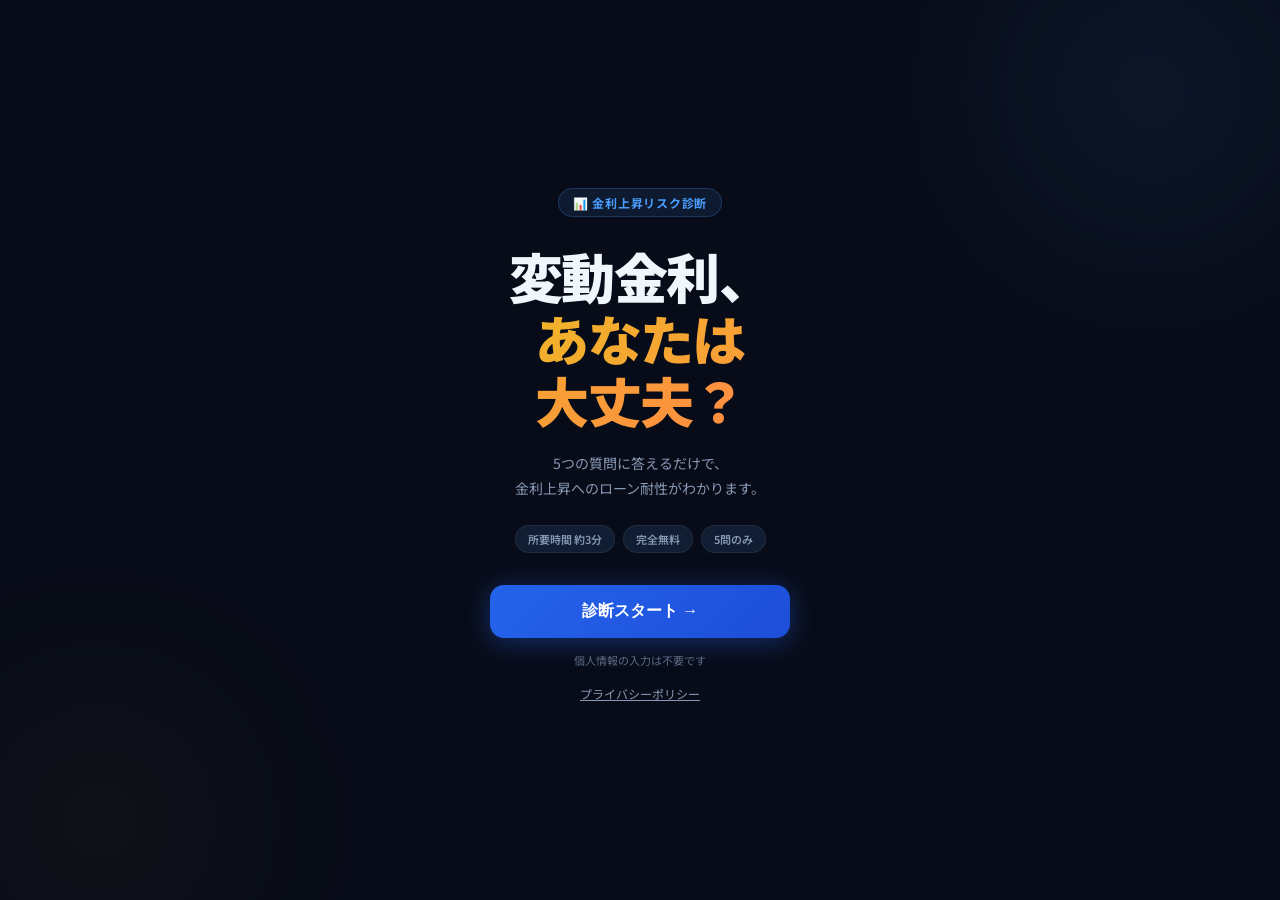
<file: index.html>
<!DOCTYPE html>
<html lang="ja">
<head>
  <meta charset="UTF-8">
  <meta name="viewport" content="width=device-width, initial-scale=1.0, maximum-scale=1.0">
  <title>変動金利耐性チェック｜5問でわかる金利上昇リスク診断</title>
  <meta name="description" content="5つの質問に答えるだけ。変動金利上昇に対するあなたのローン耐性を無料でチェック。">
  <meta property="og:title" content="変動金利耐性チェック｜5問で診断">
  <meta property="og:description" content="金利が上がったとき、あなたのローンは大丈夫？3分で診断。">
  <link rel="preconnect" href="https://fonts.googleapis.com">
  <link href="https://fonts.googleapis.com/css2?family=Noto+Sans+JP:wght@400;500;700;900&family=Inter:wght@700;900&display=swap" rel="stylesheet">
  <link rel="stylesheet" href="style.css">
</head>
<body>
  <div id="screen-intro" class="screen active">
    <div class="orb orb-1"></div>
    <div class="orb orb-2"></div>
    <div class="intro-content">
      <div class="eyebrow">📊 金利上昇リスク診断</div>
      <h1>変動金利、<br><span class="highlight">あなたは<br>大丈夫？</span></h1>
      <p class="sub">5つの質問に答えるだけで、<br>金利上昇へのローン耐性がわかります。</p>
      <div class="tags">
        <span>所要時間 約3分</span>
        <span>完全無料</span>
        <span>5問のみ</span>
      </div>
      <button class="btn-start" onclick="startQuiz()">診断スタート →</button>
      <p class="no-input">個人情報の入力は不要です</p>
      <p class="intro-policy"><a href="privacy.html">プライバシーポリシー</a></p>
    </div>
  </div>

  <div id="screen-quiz" class="screen">
    <div class="quiz-top">
      <div class="prog-bar"><div class="prog-fill" id="prog-fill"></div></div>
      <div class="prog-label"><span id="cur-q">1</span><span class="slash">/</span><span>5</span></div>
    </div>
    <div class="quiz-wrap">
      <div class="q-card" id="q-card">
        <div class="q-num" id="q-num">Q1</div>
        <h2 class="q-text" id="q-text"></h2>
        <div class="opts" id="opts"></div>
        <button class="btn-next" id="btn-next" onclick="nextQuestion()">次へ →</button>
      </div>
    </div>
  </div>

  <div id="screen-result" class="screen">
    <div class="orb orb-1"></div>
    <div class="result-wrap">
      <p class="res-eyebrow">診断結果</p>
      <div class="gauge-outer">
        <svg viewBox="0 0 200 115" class="gauge-svg" aria-hidden="true">
          <path d="M20,100 A80,80 0 0,1 180,100" class="g-track"/>
          <path d="M20,100 A80,80 0 0,1 180,100" class="g-fill" id="g-fill"/>
        </svg>
        <div class="gauge-center">
          <span class="gauge-num" id="gauge-num">0</span>
          <span class="gauge-denom">/15</span>
        </div>
      </div>

      <div class="res-badge" id="res-badge"></div>
      <h2 class="res-title" id="res-title"></h2>
      <p class="res-body" id="res-body"></p>
      <ul class="res-actions" id="res-actions"></ul>
      <div class="cta-stack" id="cta-stack"></div>

      <p class="disclaimer">本診断は一般的な目安を示すものであり、個別の助言・勧誘を目的とするものではありません。</p>
      <div class="result-footer-links">
        <a href="privacy.html">プライバシーポリシー</a>
      </div>
      <button class="btn-retry" onclick="retryQuiz()">もう一度診断する</button>
    </div>
  </div>

  <script src="script.js"></script>
</body>
</html>
</file>
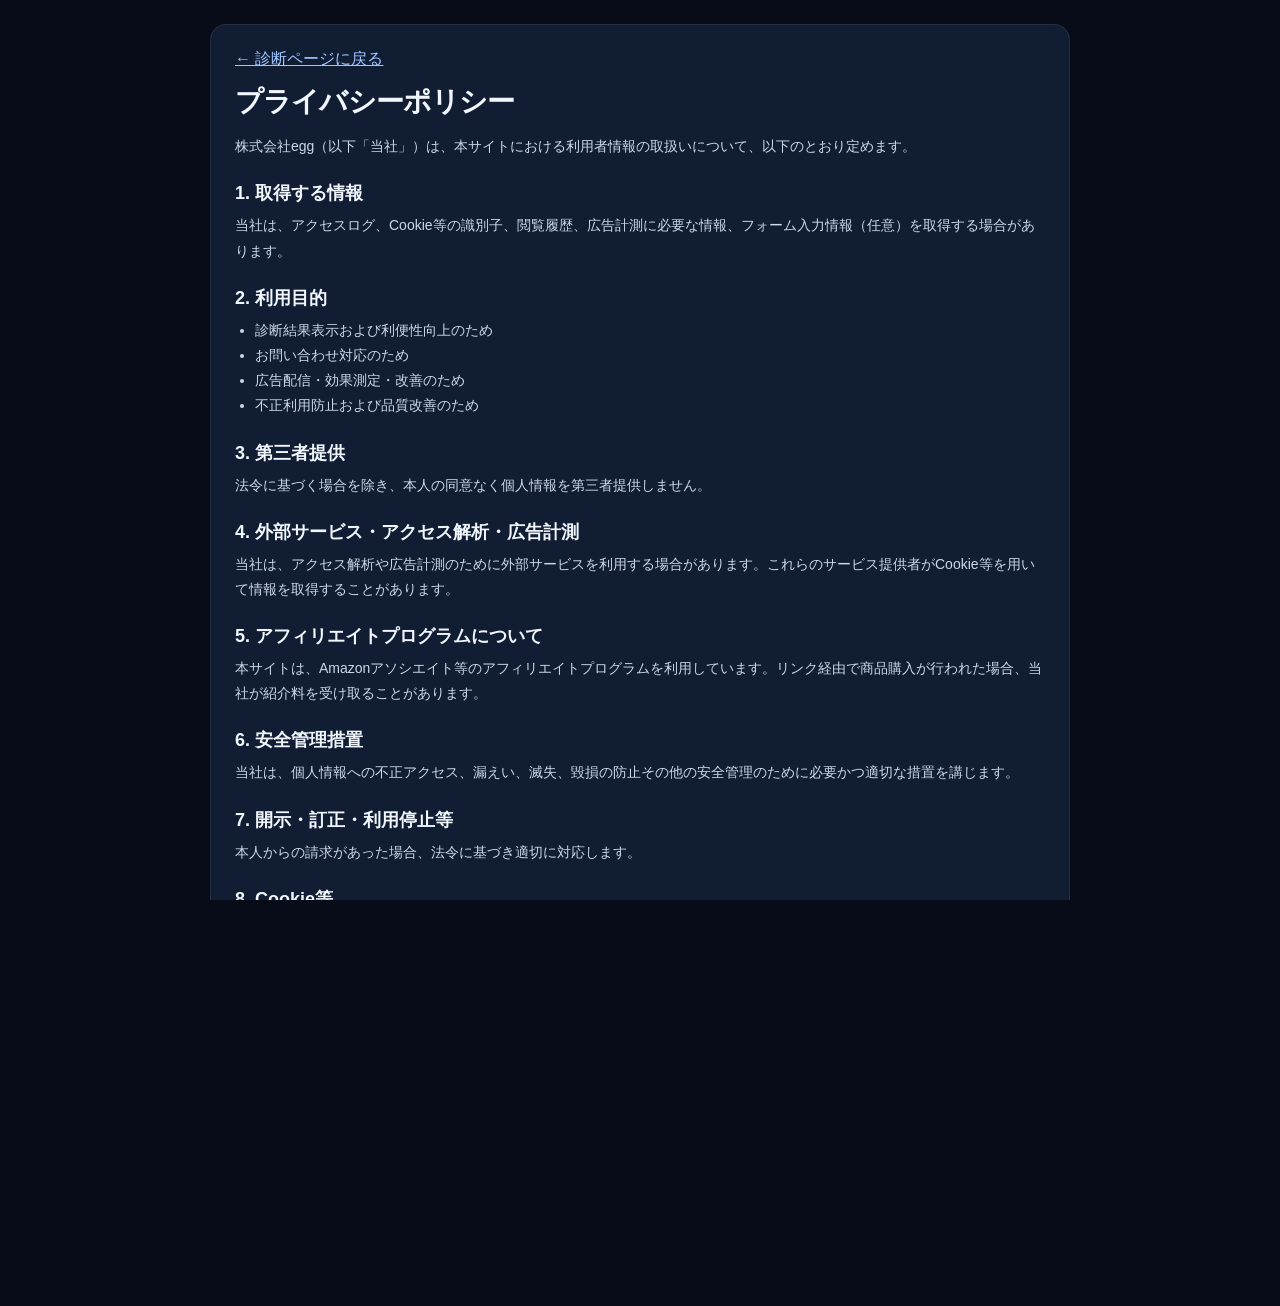
<file: privacy.html>
<!DOCTYPE html>
<html lang="ja">
<head>
  <meta charset="UTF-8">
  <meta name="viewport" content="width=device-width, initial-scale=1.0">
  <title>プライバシーポリシー | 変動金利耐性チェック</title>
  <link rel="stylesheet" href="style.css">
  <style>
    body{overflow:auto;padding:24px;background:#080c18;color:#f0f6fc}
    .policy{max-width:860px;margin:0 auto;background:#111d33;border:1px solid rgba(255,255,255,.08);border-radius:16px;padding:24px}
    .policy h1{font-size:28px;margin-bottom:16px}.policy h2{font-size:18px;margin:22px 0 8px}
    .policy p,.policy li{line-height:1.8;color:#cbd7ea;font-size:14px}.policy ul{padding-left:20px}
    .back{display:inline-block;margin-bottom:16px;color:#9fc6ff}
  </style>
</head>
<body>
  <main class="policy">
    <a href="index.html" class="back">← 診断ページに戻る</a>
    <h1>プライバシーポリシー</h1>
    <p>株式会社egg（以下「当社」）は、本サイトにおける利用者情報の取扱いについて、以下のとおり定めます。</p>

    <h2>1. 取得する情報</h2><p>当社は、アクセスログ、Cookie等の識別子、閲覧履歴、広告計測に必要な情報、フォーム入力情報（任意）を取得する場合があります。</p>
    <h2>2. 利用目的</h2><ul><li>診断結果表示および利便性向上のため</li><li>お問い合わせ対応のため</li><li>広告配信・効果測定・改善のため</li><li>不正利用防止および品質改善のため</li></ul>
    <h2>3. 第三者提供</h2><p>法令に基づく場合を除き、本人の同意なく個人情報を第三者提供しません。</p>
    <h2>4. 外部サービス・アクセス解析・広告計測</h2><p>当社は、アクセス解析や広告計測のために外部サービスを利用する場合があります。これらのサービス提供者がCookie等を用いて情報を取得することがあります。</p>
    <h2>5. アフィリエイトプログラムについて</h2><p>本サイトは、Amazonアソシエイト等のアフィリエイトプログラムを利用しています。リンク経由で商品購入が行われた場合、当社が紹介料を受け取ることがあります。</p>
    <h2>6. 安全管理措置</h2><p>当社は、個人情報への不正アクセス、漏えい、滅失、毀損の防止その他の安全管理のために必要かつ適切な措置を講じます。</p>
    <h2>7. 開示・訂正・利用停止等</h2><p>本人からの請求があった場合、法令に基づき適切に対応します。</p>
    <h2>8. Cookie等</h2><p>ブラウザ設定によりCookieの利用を制限できますが、一部機能が利用できなくなる場合があります。</p>
    <h2>9. 免責</h2><p>外部リンク先での個人情報取扱いについて、当社は責任を負いません。各サービスの方針をご確認ください。</p>
    <h2>10. 改定</h2><p>本ポリシーは必要に応じて改定することがあります。改定後は本ページで公表した時点から適用されます。</p>
    <h2>11. お問い合わせ窓口</h2>
    <p>会社名：株式会社egg<br>代表取締役：前田 拡夢<br>所在地：兵庫県尼崎市竹谷町3丁目89-4<br>Email：info@eggs.email</p>
  </main>
</body>
</html>
</file>
<file: style.css>
*,*::before,*::after{box-sizing:border-box;margin:0;padding:0}
:root{--bg:#080c18;--surface:#0e1525;--card:#111d33;--border:rgba(255,255,255,.07);--blue:#4a9eff;--gold:#f0b429;--t1:#f0f6fc;--t2:#8899b5;--green:#3fb950;--yellow:#f0b429;--red:#f85149;--ease:cubic-bezier(.4,0,.2,1)}
html,body{height:100%;background:var(--bg);color:var(--t1);font-family:'Noto Sans JP',sans-serif;-webkit-font-smoothing:antialiased;overflow:hidden}
.screen{position:fixed;inset:0;display:flex;flex-direction:column;align-items:center;justify-content:center;padding:24px 20px 32px;overflow-y:auto;opacity:0;pointer-events:none;transition:opacity .35s var(--ease),transform .35s var(--ease);transform:translateX(48px)}
.screen.active{opacity:1;pointer-events:all;transform:translateX(0)}.screen.leaving{opacity:0;transform:translateX(-48px);transition:opacity .25s var(--ease),transform .25s var(--ease)}
.orb{position:fixed;border-radius:50%;filter:blur(90px);pointer-events:none;z-index:0;animation:pulse 8s ease-in-out infinite}.orb-1{width:420px;height:420px;background:radial-gradient(circle,rgba(74,158,255,.14),transparent 70%);top:-120px;right:-80px}.orb-2{width:320px;height:320px;background:radial-gradient(circle,rgba(240,180,41,.09),transparent 70%);bottom:-80px;left:-60px;animation-delay:-4s}
@keyframes pulse{0%,100%{transform:scale(1);opacity:1}50%{transform:scale(1.08);opacity:.8}}
.intro-content,.result-wrap{position:relative;z-index:1;max-width:440px;width:100%;text-align:center}
.eyebrow{display:inline-flex;background:rgba(74,158,255,.1);border:1px solid rgba(74,158,255,.22);color:var(--blue);font-size:12px;font-weight:700;letter-spacing:.06em;padding:5px 14px;border-radius:999px;margin-bottom:28px}
h1{font-size:clamp(36px,9vw,54px);font-weight:900;line-height:1.15;letter-spacing:-.03em;margin-bottom:20px}.highlight{background:linear-gradient(135deg,var(--gold),#ff8c42);-webkit-background-clip:text;-webkit-text-fill-color:transparent}.sub{color:var(--t2);font-size:14px;line-height:1.8;margin-bottom:24px}
.tags{display:flex;gap:8px;justify-content:center;flex-wrap:wrap;margin-bottom:32px}.tags span{background:var(--card);border:1px solid var(--border);color:var(--t2);font-size:11px;font-weight:600;padding:5px 12px;border-radius:999px}
.btn-start{display:block;width:100%;max-width:300px;margin:0 auto;padding:16px 32px;background:linear-gradient(135deg,#2563eb,#1d4ed8);color:#fff;font-size:16px;font-weight:700;border:none;border-radius:14px;cursor:pointer;box-shadow:0 4px 28px rgba(37,99,235,.4)}
.no-input{color:var(--t2);font-size:11px;margin-top:14px;opacity:.65}.intro-policy{margin-top:12px}.intro-policy a,.result-footer-links a{color:var(--t2);font-size:12px}
.quiz-top{position:fixed;top:0;left:0;right:0;padding:16px 20px 0;background:linear-gradient(to bottom,var(--bg) 55%,transparent);z-index:10}.prog-bar{height:3px;background:rgba(255,255,255,.07);border-radius:999px;overflow:hidden;margin-bottom:8px}.prog-fill{height:100%;width:20%;background:linear-gradient(90deg,#2563eb,var(--blue));transition:width .55s var(--ease)}.prog-label{text-align:right;font-family:'Inter',sans-serif;font-size:12px;color:var(--t2)}
.quiz-wrap{width:100%;max-width:480px;margin-top:56px;z-index:1}.q-card{background:var(--card);border:1px solid var(--border);border-radius:20px;padding:28px 22px 22px}.q-num{font-size:11px;font-weight:700;color:var(--blue);letter-spacing:.12em;margin-bottom:10px}.q-text{font-size:clamp(16px,4.2vw,20px);font-weight:700;line-height:1.55;margin-bottom:22px}
.opts{display:flex;flex-direction:column;gap:9px;margin-bottom:18px}.opt{display:flex;align-items:center;gap:12px;background:var(--surface);border:1.5px solid var(--border);border-radius:12px;padding:13px 15px;color:var(--t1);font-size:13.5px}.opt-dot{width:18px;height:18px;border:2px solid rgba(255,255,255,.15);border-radius:50%}.opt.chosen{border-color:#2563eb;background:rgba(37,99,235,.12)}
.btn-next{width:100%;padding:14px;background:#2563eb;color:#fff;font-size:15px;font-weight:700;border:none;border-radius:12px;opacity:.35;pointer-events:none}.btn-next.on{opacity:1;pointer-events:all}
.res-eyebrow{font-size:11px;font-weight:700;color:var(--t2);letter-spacing:.14em;margin-bottom:20px}.gauge-outer{position:relative;width:200px;margin:0 auto 20px}.g-track{fill:none;stroke:rgba(255,255,255,.06);stroke-width:10}.g-fill{fill:none;stroke:var(--green);stroke-width:10;stroke-dasharray:251.3;stroke-dashoffset:251.3;transition:stroke-dashoffset 1.3s var(--ease),stroke .6s}.gauge-center{position:absolute;bottom:0;left:0;right:0;display:flex;justify-content:center}.gauge-num{font-family:'Inter';font-size:46px;font-weight:900}.gauge-denom{font-family:'Inter';font-size:16px;color:var(--t2)}
.res-badge{display:inline-block;font-size:13px;font-weight:700;padding:5px 16px;border-radius:999px;margin-bottom:14px}.b-safe{background:rgba(63,185,80,.13);color:var(--green)}.b-warn{background:rgba(240,180,41,.13);color:var(--yellow)}.b-danger{background:rgba(248,81,73,.13);color:var(--red)}
.res-title{font-size:clamp(18px,4.5vw,22px);font-weight:900;line-height:1.4;margin-bottom:12px}.res-body{color:var(--t2);font-size:13.5px;line-height:1.8;margin-bottom:16px}
.res-actions{list-style:none;text-align:left;background:rgba(255,255,255,.02);border:1px solid var(--border);border-radius:12px;padding:12px 14px;margin-bottom:18px}.res-actions li{font-size:13px;line-height:1.7;color:#c8d5eb}.res-actions li::before{content:"✔ ";color:var(--blue)}
.cta-stack{display:flex;flex-direction:column;gap:10px;margin-bottom:14px}.cta-p{display:block;padding:15px 20px;background:linear-gradient(135deg,#2563eb,#1d4ed8);color:#fff;text-decoration:none;font-weight:700;border-radius:13px;box-shadow:0 4px 22px rgba(37,99,235,.38)}.cta-s{display:block;padding:14px 20px;background:var(--card);border:1.5px solid var(--border);color:var(--t1);text-decoration:none;font-weight:600;border-radius:13px}
.learn-links{padding:8px 4px 0;text-align:left}.learn-title{font-size:12px;color:var(--t2);margin-bottom:6px}.learn-link{display:block;color:#9fc6ff;font-size:13px;margin-bottom:6px;text-decoration:underline;text-underline-offset:2px}
.disclaimer{margin:14px 0 10px;padding:10px 12px;background:rgba(255,255,255,.03);border:1px solid var(--border);border-radius:10px;color:var(--t2);font-size:11.5px;line-height:1.6;text-align:left}
.btn-retry{background:none;border:none;color:var(--t2);font-size:12px;cursor:pointer;text-decoration:underline;padding:8px}
@media (max-width:400px){.q-card{padding:22px 16px 18px;border-radius:16px}}
</file>
